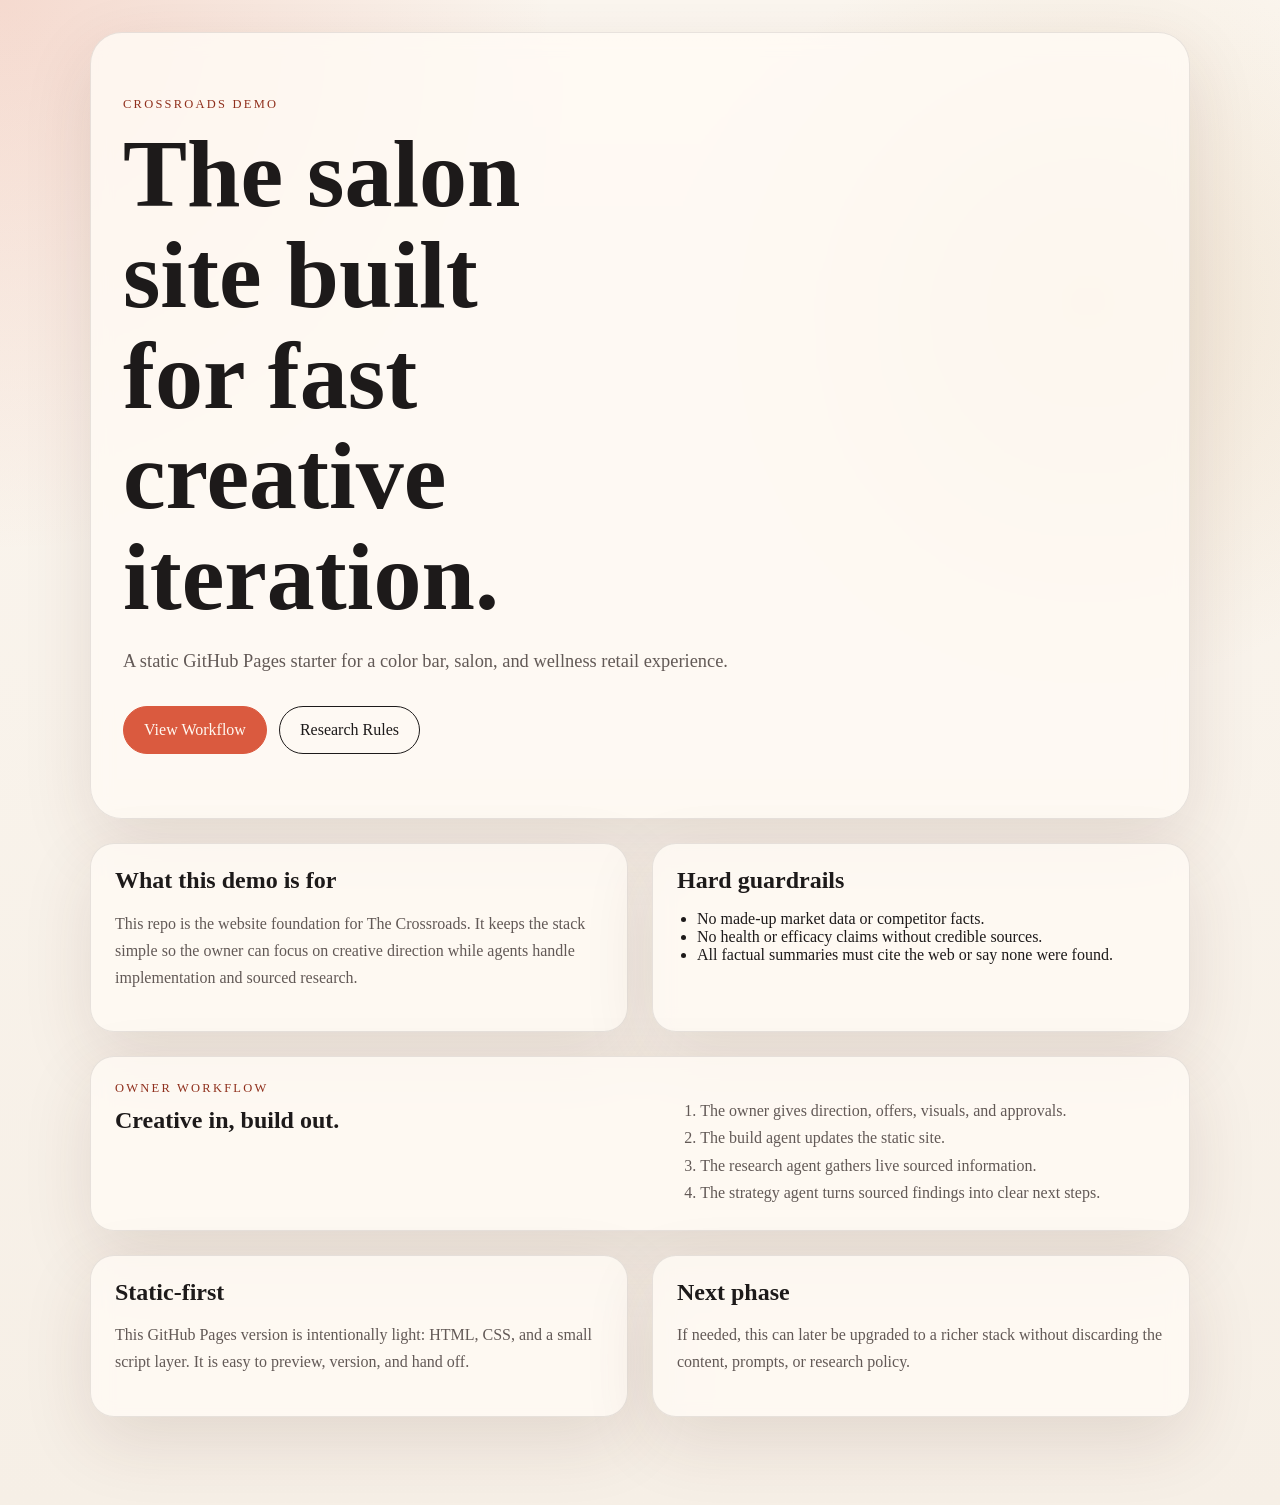
<file: apps/web/index.html>
<!DOCTYPE html>
<html lang="en">
  <head>
    <meta charset="UTF-8" />
    <meta name="viewport" content="width=device-width, initial-scale=1.0" />
    <title>The Crossroads</title>
    <meta
      name="description"
      content="The Crossroads demo site for a playful color bar and salon brand."
    />
    <link rel="stylesheet" href="./styles.css" />
  </head>
  <body>
    <div class="page-shell">
      <header class="hero">
        <p class="eyebrow">Crossroads Demo</p>
        <h1>The salon site built for fast creative iteration.</h1>
        <p class="lede">
          A static GitHub Pages starter for a color bar, salon, and wellness
          retail experience.
        </p>
        <div class="hero-actions">
          <a href="#workflow" class="button button-primary">View Workflow</a>
          <a href="#guardrails" class="button button-secondary">Research Rules</a>
        </div>
      </header>

      <main>
        <section class="grid">
          <article class="card">
            <h2>What this demo is for</h2>
            <p>
              This repo is the website foundation for The Crossroads. It keeps
              the stack simple so the owner can focus on creative direction
              while agents handle implementation and sourced research.
            </p>
          </article>
          <article class="card" id="guardrails">
            <h2>Hard guardrails</h2>
            <ul>
              <li>No made-up market data or competitor facts.</li>
              <li>No health or efficacy claims without credible sources.</li>
              <li>All factual summaries must cite the web or say none were found.</li>
            </ul>
          </article>
        </section>

        <section class="feature" id="workflow">
          <div>
            <p class="section-label">Owner Workflow</p>
            <h2>Creative in, build out.</h2>
          </div>
          <ol>
            <li>The owner gives direction, offers, visuals, and approvals.</li>
            <li>The build agent updates the static site.</li>
            <li>The research agent gathers live sourced information.</li>
            <li>The strategy agent turns sourced findings into clear next steps.</li>
          </ol>
        </section>

        <section class="grid">
          <article class="card">
            <h2>Static-first</h2>
            <p>
              This GitHub Pages version is intentionally light: HTML, CSS, and a
              small script layer. It is easy to preview, version, and hand off.
            </p>
          </article>
          <article class="card">
            <h2>Next phase</h2>
            <p>
              If needed, this can later be upgraded to a richer stack without
              discarding the content, prompts, or research policy.
            </p>
          </article>
        </section>
      </main>
    </div>

    <script src="./script.js"></script>
  </body>
</html>
</file>
<file: apps/web/styles.css>
:root {
  color-scheme: light;
  --bg: #f6efe6;
  --paper: rgba(255, 250, 245, 0.82);
  --ink: #1d1a1a;
  --muted: #625956;
  --accent: #da5a3f;
  --accent-dark: #8f2f1c;
  --line: rgba(29, 26, 26, 0.1);
  --shadow: 0 24px 70px rgba(79, 45, 35, 0.12);
}

* {
  box-sizing: border-box;
}

body {
  margin: 0;
  min-height: 100vh;
  font-family: Georgia, "Times New Roman", serif;
  color: var(--ink);
  background:
    radial-gradient(circle at top left, rgba(218, 90, 63, 0.18), transparent 28%),
    radial-gradient(circle at 85% 20%, rgba(201, 160, 104, 0.2), transparent 24%),
    linear-gradient(180deg, #fbf6ef 0%, var(--bg) 100%);
}

.page-shell {
  width: min(1100px, calc(100% - 2rem));
  margin: 0 auto;
  padding: 2rem 0 4rem;
}

.hero,
.card,
.feature {
  backdrop-filter: blur(10px);
  background: var(--paper);
  border: 1px solid var(--line);
  box-shadow: var(--shadow);
}

.hero {
  border-radius: 32px;
  padding: 4rem 2rem;
  margin-bottom: 1.5rem;
}

.eyebrow,
.section-label {
  margin: 0 0 0.75rem;
  text-transform: uppercase;
  letter-spacing: 0.18em;
  font-size: 0.78rem;
  color: var(--accent-dark);
}

h1,
h2 {
  margin: 0;
  line-height: 1.05;
}

h1 {
  max-width: 9ch;
  font-size: clamp(3rem, 9vw, 6rem);
}

.lede {
  max-width: 42rem;
  font-size: 1.15rem;
  line-height: 1.7;
  color: var(--muted);
}

.hero-actions {
  display: flex;
  flex-wrap: wrap;
  gap: 0.75rem;
  margin-top: 1.75rem;
}

.button {
  display: inline-block;
  padding: 0.9rem 1.25rem;
  border-radius: 999px;
  border: 1px solid var(--ink);
  text-decoration: none;
  color: var(--ink);
  transition: transform 180ms ease, background 180ms ease, color 180ms ease;
}

.button:hover,
.button:focus-visible {
  transform: translateY(-2px);
}

.button-primary {
  background: var(--accent);
  border-color: var(--accent);
  color: #fff8f0;
}

.button-secondary {
  background: transparent;
}

.grid {
  display: grid;
  grid-template-columns: repeat(2, minmax(0, 1fr));
  gap: 1.5rem;
  margin: 1.5rem 0;
}

.card,
.feature {
  border-radius: 24px;
  padding: 1.5rem;
}

.card p,
.feature li {
  color: var(--muted);
  line-height: 1.7;
}

.card ul,
.feature ol {
  margin: 1rem 0 0;
  padding-left: 1.25rem;
}

.feature {
  display: grid;
  grid-template-columns: 1.1fr 1fr;
  gap: 2rem;
  align-items: start;
  margin: 1.5rem 0;
}

.reveal {
  opacity: 0;
  transform: translateY(16px);
  transition: opacity 600ms ease, transform 600ms ease;
}

.reveal.is-visible {
  opacity: 1;
  transform: translateY(0);
}

@media (max-width: 760px) {
  .grid,
  .feature {
    grid-template-columns: 1fr;
  }

  .hero {
    padding: 3rem 1.25rem;
  }
}
</file>
